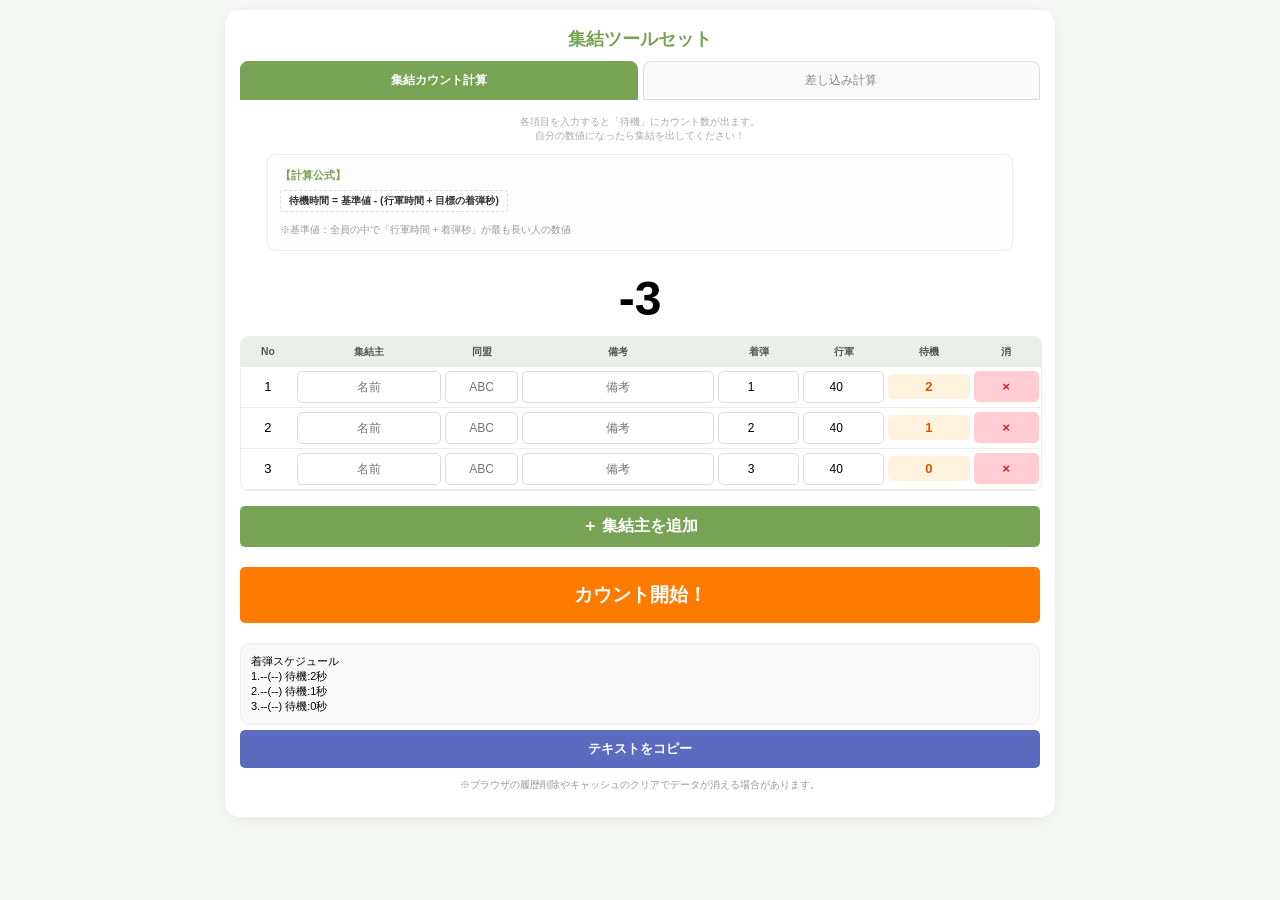
<file: index.html>
<!DOCTYPE html>
<html lang="ja">
<head>
    <meta charset="UTF-8">
    <meta name="viewport" content="width=device-width, initial-scale=1.0">
    <title>集結・差し込み計算ツール</title>
    <link rel="stylesheet" href="style.css">
    <style>
        /* メインの見た目を壊さないための最小限のタブ設定 */
        .tab-menu {
            display: flex;
            gap: 5px;
            margin-bottom: 15px;
            margin-top: 10px;
        }
        .tab-btn {
            flex: 1;
            padding: 10px;
            border: 1px solid #ddd;
            background: #f9f9f9;
            cursor: pointer;
            border-radius: 8px 8px 0 0;
            color: #888;
            font-size: 12px;
            transition: 0.2s;
        }
        /* アクティブな時は style.css のメインカラー (--main) を使用 */
        .tab-btn.active {
            background: #78a355; 
            color: white;
            border-color: #78a355;
            font-weight: bold;
        }
        .tab-content {
            display: none;
        }
        .tab-content.active {
            display: block;
        }
        iframe {
            width: 100%;
            height: 650px;
            border: none;
            background: white;
            border-radius: 0 0 15px 15px;
        }
        /* コンテナのパディング調整 */
        .container {
            padding-top: 5px !important;
        }
    </style>
</head>
<body>

<div class="container">
    <h1>集結ツールセット</h1>

    <div class="tab-menu">
        <button id="btn-main" class="tab-btn active" onclick="switchTab('main')">集結カウント計算</button>
        <button id="btn-insert" class="tab-btn" onclick="switchTab('insert')">差し込み計算</button>
    </div>

    <div id="content-main" class="tab-content active">
        <h2>各項目を入力すると「待機」にカウント数が出ます。<br>自分の数値になったら集結を出してください！</h2>
        <h3>
            <span class="formula-title">【計算公式】</span><br>
            <span class="formula-main">待機時間 = 基準値 - (行軍時間 + 目標の着弾秒)</span><br>
            <span class="formula-details">
                ※基準値：全員の中で「行軍時間 + 着弾秒」が最も長い人の数値
            </span>
        </h3>

        <div class="timer-display" id="mainTimer">-3</div>

        <div class="table-wrapper">
            <table id="rallyTable">
                <thead>
                    <tr>
                        <th class="col-no">No</th>
                        <th class="col-name">集結主</th>
                        <th class="col-all">同盟</th>
                        <th class="col-memo">備考</th>
                        <th class="col-target">着弾</th>
                        <th class="col-time">行軍</th>
                        <th class="col-wait">待機</th>
                        <th class="col-del">消</th>
                    </tr>
                </thead>
                <tbody id="tableBody"></tbody>
            </table>
        </div>

        <button class="btn btn-add" onclick="addRow()">＋ 集結主を追加</button>
        <button class="btn btn-start" onclick="toggleTimer()" id="startBtn">カウント開始！</button>

        <div class="copy-area" id="copyText"></div>
        <button class="btn btn-copy" onclick="copyText()">テキストをコピー</button>
        
        <p class="notice">※ブラウザの履歴削除やキャッシュのクリアでデータが消える場合があります。</p>
    </div>

    <div id="content-insert" class="tab-content">
        <iframe src="insert.html"></iframe>
    </div>
</div>

<script src="script.js"></script>

<script>
    function switchTab(tabName) {
        document.querySelectorAll('.tab-content').forEach(content => content.classList.remove('active'));
        document.querySelectorAll('.tab-btn').forEach(btn => btn.classList.remove('active'));

        if (tabName === 'main') {
            document.getElementById('content-main').classList.add('active');
            document.getElementById('btn-main').classList.add('active');
        } else {
            document.getElementById('content-insert').classList.add('active');
            document.getElementById('btn-insert').classList.add('active');
        }
    }
</script>
</body>
</html>
</file>
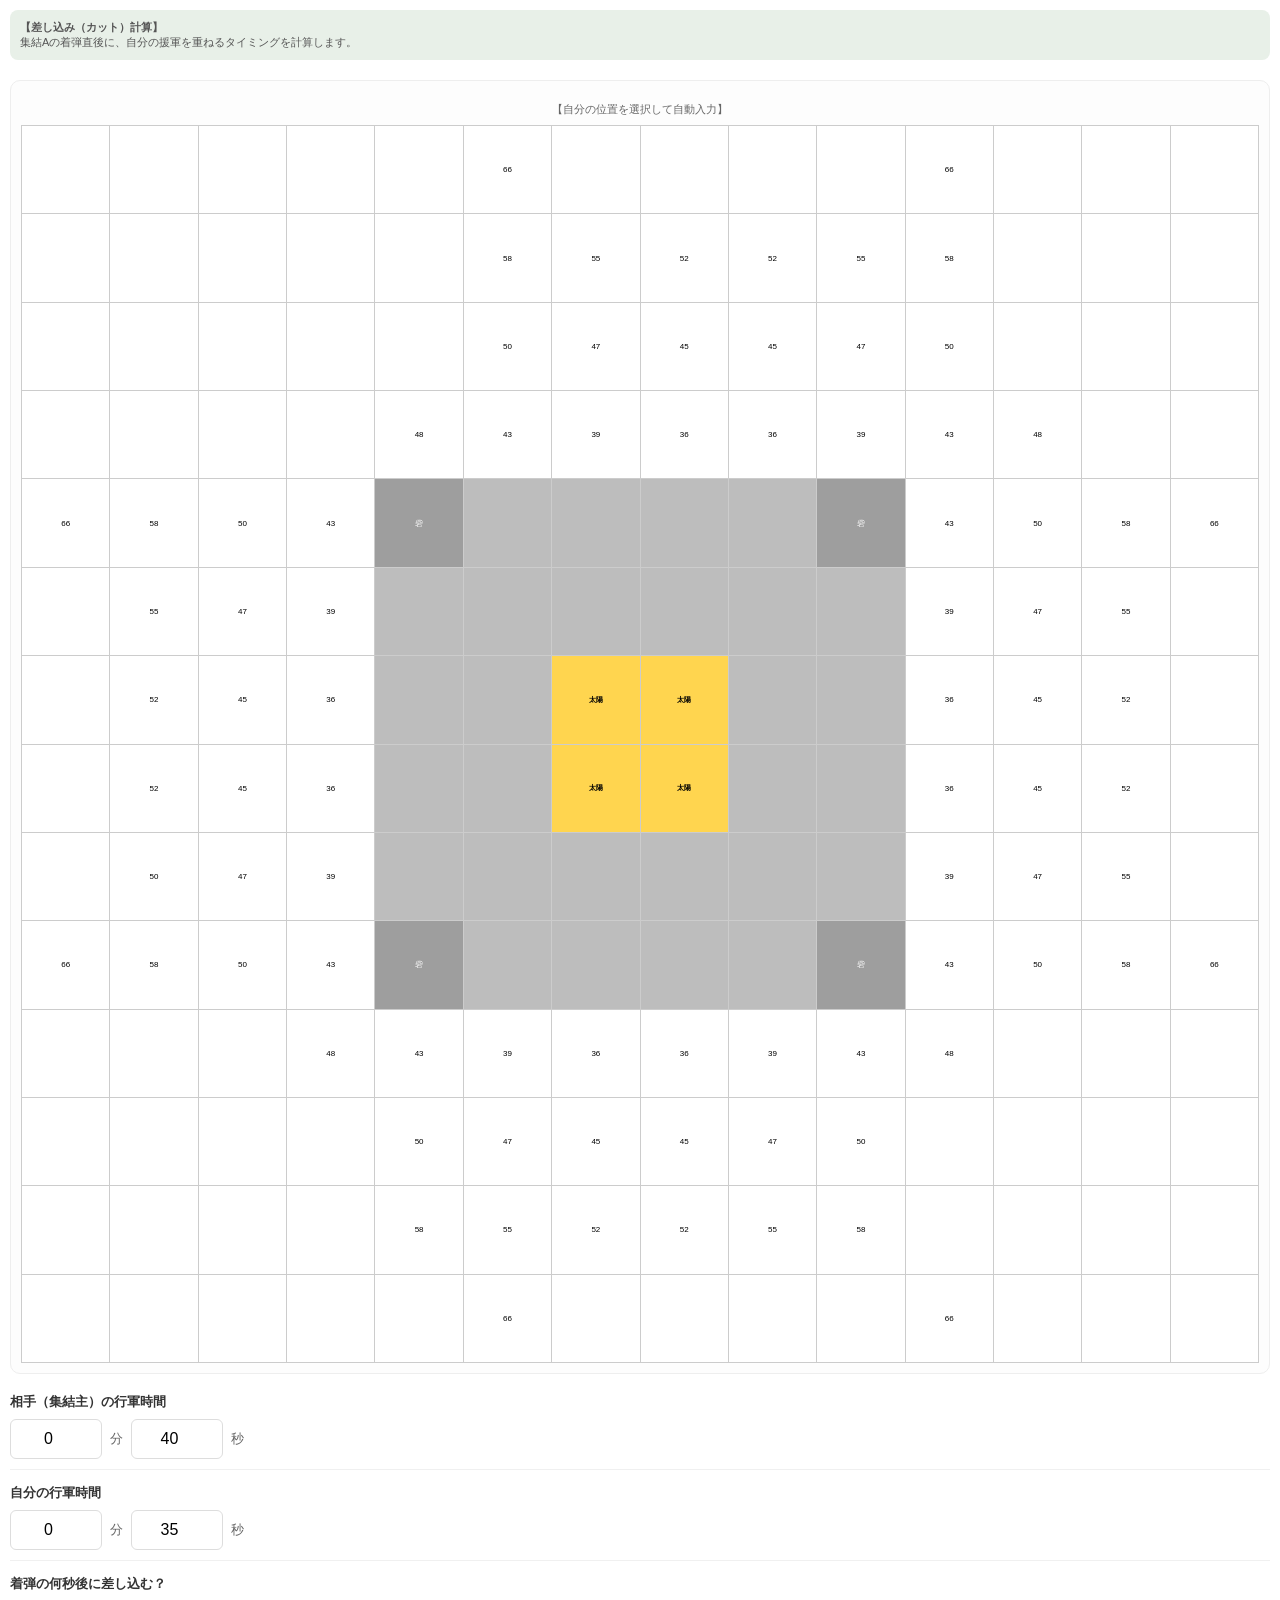
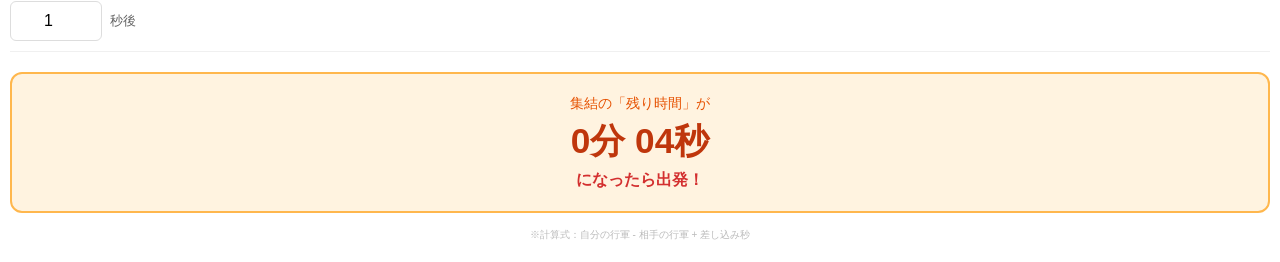
<file: insert.html>
<!DOCTYPE html>
<html lang="ja">
<head>
    <meta charset="UTF-8">
    <link rel="stylesheet" href="insert.css">
    <style>
        /* マップ選択エリアのスタイル */
        .map-selector {
            margin-bottom: 20px;
            padding: 10px;
            background: #fdfdfd;
            border: 1px solid #eee;
            border-radius: 10px;
        }
        .castle-grid {
            display: grid;
            grid-template-columns: repeat(14, 1fr); /* 14列 */
            gap: 1px;
            background: #ccc;
            border: 1px solid #ccc;
        }
        .cell {
            aspect-ratio: 1 / 1;
            background: white;
            display: flex;
            align-items: center;
            justify-content: center;
            font-size: 8px;
            cursor: pointer;
            user-select: none;
        }
        .cell:hover { background: #e8f5e9; }
        .sun-castle { background: #ffd54f !important; font-weight: bold; font-size: 7px; cursor: default; }
        .fortress { background: #9e9e9e !important; color: white; cursor: default; }
        .gray-zone { background: #bdbdbd !important; cursor: default; }
    </style>
</head>
<body>
    <div class="insert-container">
        <div class="formula-box">
            <b>【差し込み（カット）計算】</b><br>
            集結Aの着弾直後に、自分の援軍を重ねるタイミングを計算します。
        </div>

        <div class="map-selector">
            <p style="font-size: 11px; color: #666; margin-bottom: 8px; text-align: center;">
                【自分の位置を選択して自動入力】
            </p>
            <div id="castleMap" class="castle-grid"></div>
        </div>

        <div class="input-section">
            <div class="input-group">
                <label>相手（集結主）の行軍時間</label>
                <div class="time-inputs">
                    <input type="number" id="enemyMin" value="0" oninput="calc()"> <span>分</span>
                    <input type="number" id="enemySec" value="40" oninput="calc()"> <span>秒</span>
                </div>
            </div>

            <div class="input-group">
                <label>自分の行軍時間</label>
                <div class="time-inputs">
                    <input type="number" id="myMin" value="0" oninput="calc()"> <span>分</span>
                    <input type="number" id="mySec" value="35" oninput="calc()"> <span>秒</span>
                </div>
            </div>

            <div class="input-group">
                <label>着弾の何秒後に差し込む？</label>
                <div class="time-inputs">
                    <input type="number" id="offset" value="1" oninput="calc()"> <span>秒後</span>
                </div>
            </div>
        </div>

        <div class="result-box">
            <p>画面の集結カウントが</p>
            <div id="insertResult" class="result-wait">--分 --秒</div>
            <p class="emphasis">になったら出発！</p>
        </div>

        <div class="guide">
            <p>※計算式：自分の行軍 - 相手の行軍 + 差し込み秒</p>
        </div>
    </div>
    <script src="insert.js"></script>
</body>
</html>
</file>
<file: style.css>
:root { --main: #78a355; --bg: #f5f7f5; --accent: #e8f0e8; }
body { font-family: sans-serif; background: var(--bg); margin: 0; padding: 10px; font-size: 13px; }
.container { max-width: 800px; margin: auto; background: white; padding: 15px; border-radius: 15px; box-shadow: 0 4px 15px rgba(0,0,0,0.05); }

h1 { font-size: 1.1rem; color: var(--main); text-align: center; margin-bottom: 5px; }

/* h2: 文字を小さく、薄いグレーに */
h2 { 
    font-size: 0.65rem; 
    color: #aaa; 
    font-weight: normal; 
    text-align: center; 
    margin: 0 auto 10px; 
    line-height: 1.4;
    max-width: 90%;
}

/* h3: 公式を囲って、きれいに整列 */
/* style.css の h3 部分を以下に書き換え・追記 */
h3 { 
    font-size: 0.65rem; 
    color: #666; 
    font-weight: normal; 
    text-align: left; 
    margin: 10px auto 20px; 
    line-height: 1.6;
    max-width: 90%;
    background: #fcfdfc;
    border: 1px solid var(--accent);
    padding: 12px;
    border-radius: 8px;
}

/* タイトル部分：少し太く、色を変える */
.formula-title {
    color: var(--main);
    font-weight: bold;
    font-size: 0.7rem;
}

/* 公式メイン：太字で目立たせる */
.formula-main {
    display: inline-block;
    margin: 5px 0;
    font-weight: bold;
    color: #333;
    background: #fff;
    padding: 2px 8px;
    border-radius: 4px;
    border: 1px dashed #ddd;
}

/* 解説部分：さらに小さく、グレーに */
.formula-details {
    display: block;
    font-size: 0.6rem;
    color: #999;
    margin-top: 5px;
}

/* テーブルを横スクロール可能にする囲い */
.table-wrapper {
    width: 100%;
    overflow-x: auto;
    -webkit-overflow-scrolling: touch;
    margin-bottom: 15px;
    border: 1px solid #eee;
    border-radius: 8px;
}

table { 
    width: 100%; 
    border-collapse: collapse; 
    min-width: 450px; 
}
th { font-size: 0.65rem; background: var(--accent); color: #555; padding: 8px 2px; }
td { padding: 4px 2px; border-bottom: 1px solid #eee; text-align: center; }

/* 列の幅指定 */
.col-no    { width: 30px; }
.col-name  { width: 90px; } 
.col-all   { width: 45px; } 
.col-memo  { width: 120px; } 
.col-target { width: 50px; } 
.col-time  { width: 50px; } 
.col-wait  { width: 50px; } 
.col-del   { width: 40px; }

input { width: 100%; padding: 8px 2px; border: 1px solid #ddd; border-radius: 5px; box-sizing: border-box; font-size: 12px; text-align: center; }
.wait-display { font-weight: bold; color: #e65100; background: #fff3e0; border-radius: 5px; padding: 5px 0; display: block; }

.btn { border: none; border-radius: 5px; cursor: pointer; font-weight: bold; }
.btn-add { background: var(--main); color: white; width: 100%; padding: 10px; margin-bottom: 10px; font-size: 1rem; }
.btn-start { background: #ff7b00; color: white; width: 100%; padding: 15px; font-size: 1.2rem; margin-top: 10px; }
.btn-del { background: #ffcdd2; color: #c62828; width: 100%; padding: 8px 0; }

.timer-display { text-align: center; font-size: 3rem; font-weight: bold; margin: 10px 0; font-variant-numeric: tabular-nums; }
.counting-down { color: #d32f2f; }
.active-row { background: #fffde7 !important; outline: 2px solid #ffeb3b; }

.copy-area { margin-top: 20px; padding: 10px; background: #f9f9f9; border-radius: 10px; font-size: 11px; white-space: pre-wrap; border: 1px solid #eee; text-align: left; }
.btn-copy { background: #5c6bc0; color: white; width: 100%; padding: 10px; margin-top: 5px; }

.notice { font-size: 0.65rem; color: #999; text-align: center; margin-top: 10px; }
</file>
<file: insert.css>
:root { --main: #78a355; --accent: #e8f0e8; }
body { font-family: sans-serif; margin: 0; padding: 10px; background: #fff; }

.insert-container { max-width: 100%; }

.formula-box {
    background: var(--accent);
    padding: 10px;
    border-radius: 8px;
    font-size: 11px;
    margin-bottom: 20px;
    color: #555;
}

.input-group { margin-bottom: 15px; border-bottom: 1px solid #f0f0f0; padding-bottom: 10px; }
.input-group label { display: block; font-size: 0.8rem; font-weight: bold; color: #333; margin-bottom: 8px; }

.time-inputs { display: flex; align-items: center; gap: 8px; }
.time-inputs input { 
    width: 70px; 
    padding: 10px; 
    border: 1px solid #ddd; 
    border-radius: 6px; 
    font-size: 16px; 
    text-align: center;
}
.time-inputs span { font-size: 0.8rem; color: #666; }

.result-box {
    background: #fff3e0;
    border: 2px solid #ffb74d;
    padding: 20px;
    border-radius: 12px;
    text-align: center;
    margin-top: 20px;
}
.result-box p { margin: 0; font-size: 0.9rem; color: #e65100; }
.result-wait { font-size: 2.2rem; font-weight: bold; color: #bf360c; margin: 5px 0; }
.emphasis { font-weight: bold; color: #d32f2f !important; font-size: 1rem !important; }

.guide { margin-top: 15px; font-size: 10px; color: #bbb; text-align: center; }
</file>
